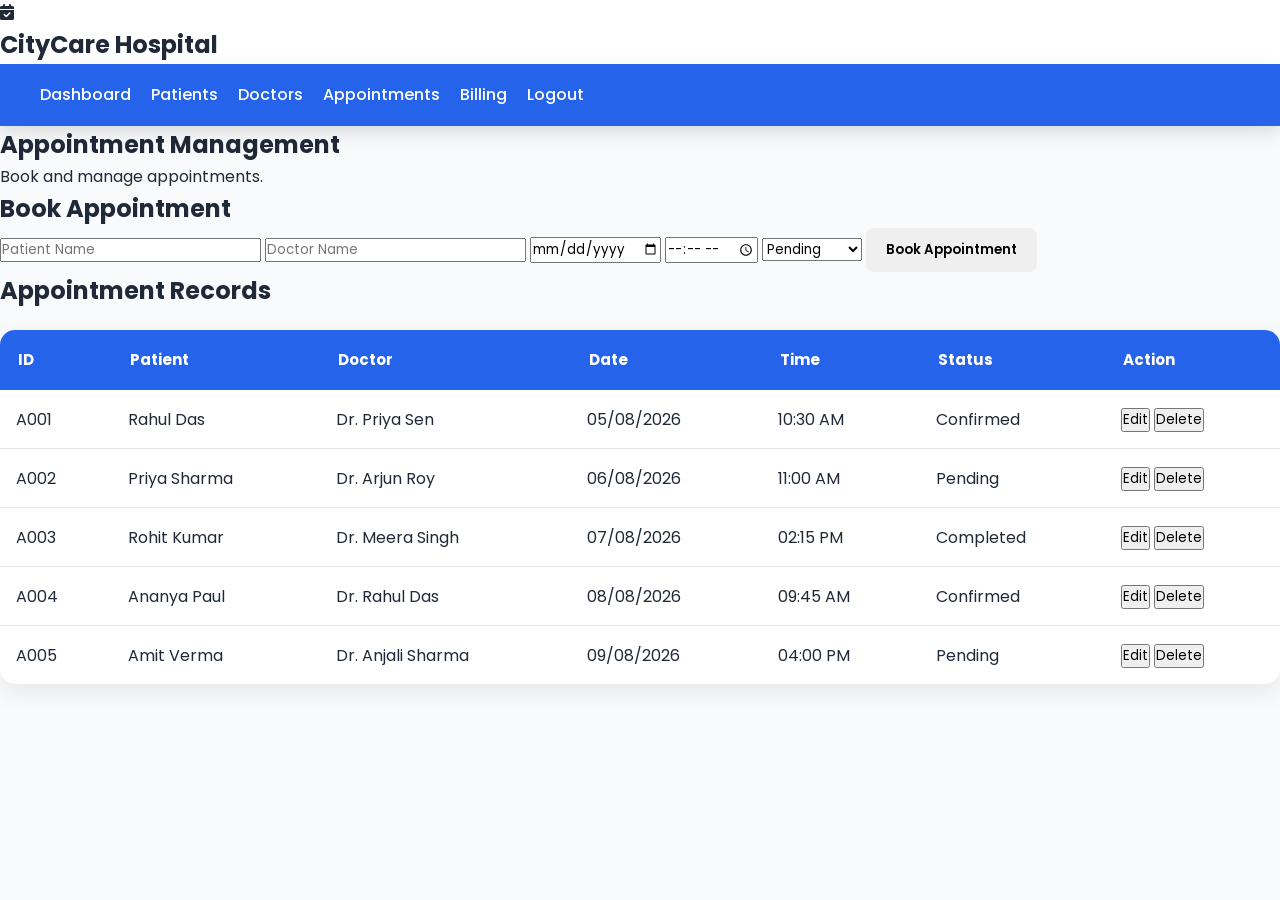
<file: appointments.html>
<!DOCTYPE html>
<html lang="en">

<head>

<meta charset="UTF-8">
<meta name="viewport" content="width=device-width, initial-scale=1.0">

<title>Appointments | CityCare Hospital</title>

<link rel="stylesheet" href="style.css">

<link href="https://fonts.googleapis.com/css2?family=Poppins:wght@300;400;500;600;700&display=swap" rel="stylesheet">

<link rel="stylesheet"
href="https://cdnjs.cloudflare.com/ajax/libs/font-awesome/6.7.2/css/all.min.css">

</head>

<body>

<header>

<div class="logo">

<i class="fa-solid fa-calendar-check"></i>

<h2>CityCare Hospital</h2>

</div>

<nav>

<ul>

<li><a href="dashboard.html">Dashboard</a></li>

<li><a href="patients.html">Patients</a></li>

<li><a href="doctors.html">Doctors</a></li>

<li><a href="appointments.html" class="active">Appointments</a></li>

<li><a href="billing.html">Billing</a></li>

<li><a href="index.html">Logout</a></li>

</ul>

</nav>

</header>

<section class="patient-page">

<h1>Appointment Management</h1>

<p>Book and manage appointments.</p>

<div class="patient-form">

<h2>Book Appointment</h2>

<form>

<input
type="text"
placeholder="Patient Name"
required>

<input
type="text"
placeholder="Doctor Name"
required>

<input
type="date"
required>

<input
type="time"
required>

<select required>

<option>Pending</option>

<option>Confirmed</option>

<option>Completed</option>

</select>

<button class="btn">

Book Appointment

</button>

</form>

</div>

<h2 class="table-title">

Appointment Records

</h2>

<table>

<thead>

<tr>

<th>ID</th>

<th>Patient</th>

<th>Doctor</th>

<th>Date</th>

<th>Time</th>

<th>Status</th>

<th>Action</th>

</tr>

</thead>

<tbody>

<tr>

<td>A001</td>

<td>Rahul Das</td>

<td>Dr. Priya Sen</td>

<td>05/08/2026</td>

<td>10:30 AM</td>

<td>Confirmed</td>

<td>

<button>Edit</button>

<button>Delete</button>

</td>

</tr>
<tr>

<td>A002</td>

<td>Priya Sharma</td>

<td>Dr. Arjun Roy</td>

<td>06/08/2026</td>

<td>11:00 AM</td>

<td>Pending</td>

<td>

<button>Edit</button>

<button>Delete</button>

</td>

</tr>

<tr>

<td>A003</td>

<td>Rohit Kumar</td>

<td>Dr. Meera Singh</td>

<td>07/08/2026</td>

<td>02:15 PM</td>

<td>Completed</td>

<td>

<button>Edit</button>

<button>Delete</button>

</td>

</tr>

<tr>

<td>A004</td>

<td>Ananya Paul</td>

<td>Dr. Rahul Das</td>

<td>08/08/2026</td>

<td>09:45 AM</td>

<td>Confirmed</td>

<td>

<button>Edit</button>

<button>Delete</button>

</td>

</tr>

<tr>

<td>A005</td>

<td>Amit Verma</td>

<td>Dr. Anjali Sharma</td>

<td>09/08/2026</td>

<td>04:00 PM</td>

<td>Pending</td>

<td>

<button>Edit</button>

<button>Delete</button>

</td>

</tr>

</tbody>

</table>

</section>

<script src="script.js"></script>

</body>

</html>
</file>
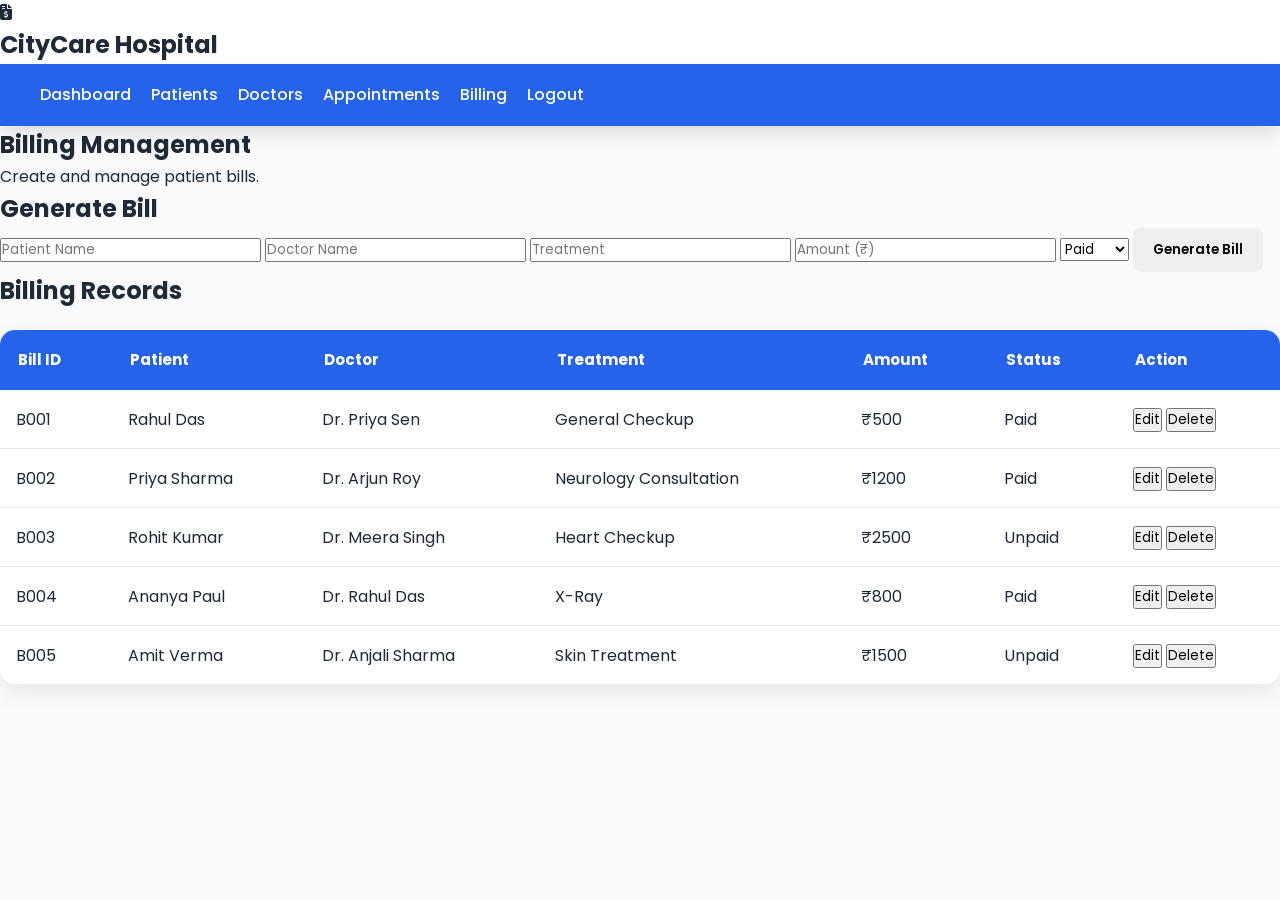
<file: billing.html>
<!DOCTYPE html>
<html lang="en">

<head>

<meta charset="UTF-8">
<meta name="viewport" content="width=device-width, initial-scale=1.0">

<title>Billing | CityCare Hospital</title>

<link rel="stylesheet" href="style.css">

<link href="https://fonts.googleapis.com/css2?family=Poppins:wght@300;400;500;600;700&display=swap" rel="stylesheet">

<link rel="stylesheet"
href="https://cdnjs.cloudflare.com/ajax/libs/font-awesome/6.7.2/css/all.min.css">

</head>

<body>

<header>

<div class="logo">

<i class="fa-solid fa-file-invoice-dollar"></i>

<h2>CityCare Hospital</h2>

</div>

<nav>

<ul>

<li><a href="dashboard.html">Dashboard</a></li>

<li><a href="patients.html">Patients</a></li>

<li><a href="doctors.html">Doctors</a></li>

<li><a href="appointments.html">Appointments</a></li>

<li><a href="billing.html" class="active">Billing</a></li>

<li><a href="index.html">Logout</a></li>

</ul>

</nav>

</header>

<section class="patient-page">

<h1>Billing Management</h1>

<p>Create and manage patient bills.</p>

<div class="patient-form">

<h2>Generate Bill</h2>

<form>

<input
type="text"
placeholder="Patient Name"
required>

<input
type="text"
placeholder="Doctor Name"
required>

<input
type="text"
placeholder="Treatment"
required>

<input
type="number"
placeholder="Amount (₹)"
required>

<select required>

<option>Paid</option>

<option>Unpaid</option>

</select>

<button class="btn">

Generate Bill

</button>

</form>

</div>

<h2 class="table-title">

Billing Records

</h2>

<table>

<thead>

<tr>

<th>Bill ID</th>

<th>Patient</th>

<th>Doctor</th>

<th>Treatment</th>

<th>Amount</th>

<th>Status</th>

<th>Action</th>

</tr>

</thead>

<tbody>

<tr>

<td>B001</td>

<td>Rahul Das</td>

<td>Dr. Priya Sen</td>

<td>General Checkup</td>

<td>₹500</td>

<td>Paid</td>

<td>

<button>Edit</button>

<button>Delete</button>

</td>

</tr>
<tr>

<td>B002</td>

<td>Priya Sharma</td>

<td>Dr. Arjun Roy</td>

<td>Neurology Consultation</td>

<td>₹1200</td>

<td>Paid</td>

<td>

<button>Edit</button>

<button>Delete</button>

</td>

</tr>

<tr>

<td>B003</td>

<td>Rohit Kumar</td>

<td>Dr. Meera Singh</td>

<td>Heart Checkup</td>

<td>₹2500</td>

<td>Unpaid</td>

<td>

<button>Edit</button>

<button>Delete</button>

</td>

</tr>

<tr>

<td>B004</td>

<td>Ananya Paul</td>

<td>Dr. Rahul Das</td>

<td>X-Ray</td>

<td>₹800</td>

<td>Paid</td>

<td>

<button>Edit</button>

<button>Delete</button>

</td>

</tr>

<tr>

<td>B005</td>

<td>Amit Verma</td>

<td>Dr. Anjali Sharma</td>

<td>Skin Treatment</td>

<td>₹1500</td>

<td>Unpaid</td>

<td>

<button>Edit</button>

<button>Delete</button>

</td>

</tr>

</tbody>

</table>

</section>

<script src="script.js"></script>

</body>

</html>
</file>
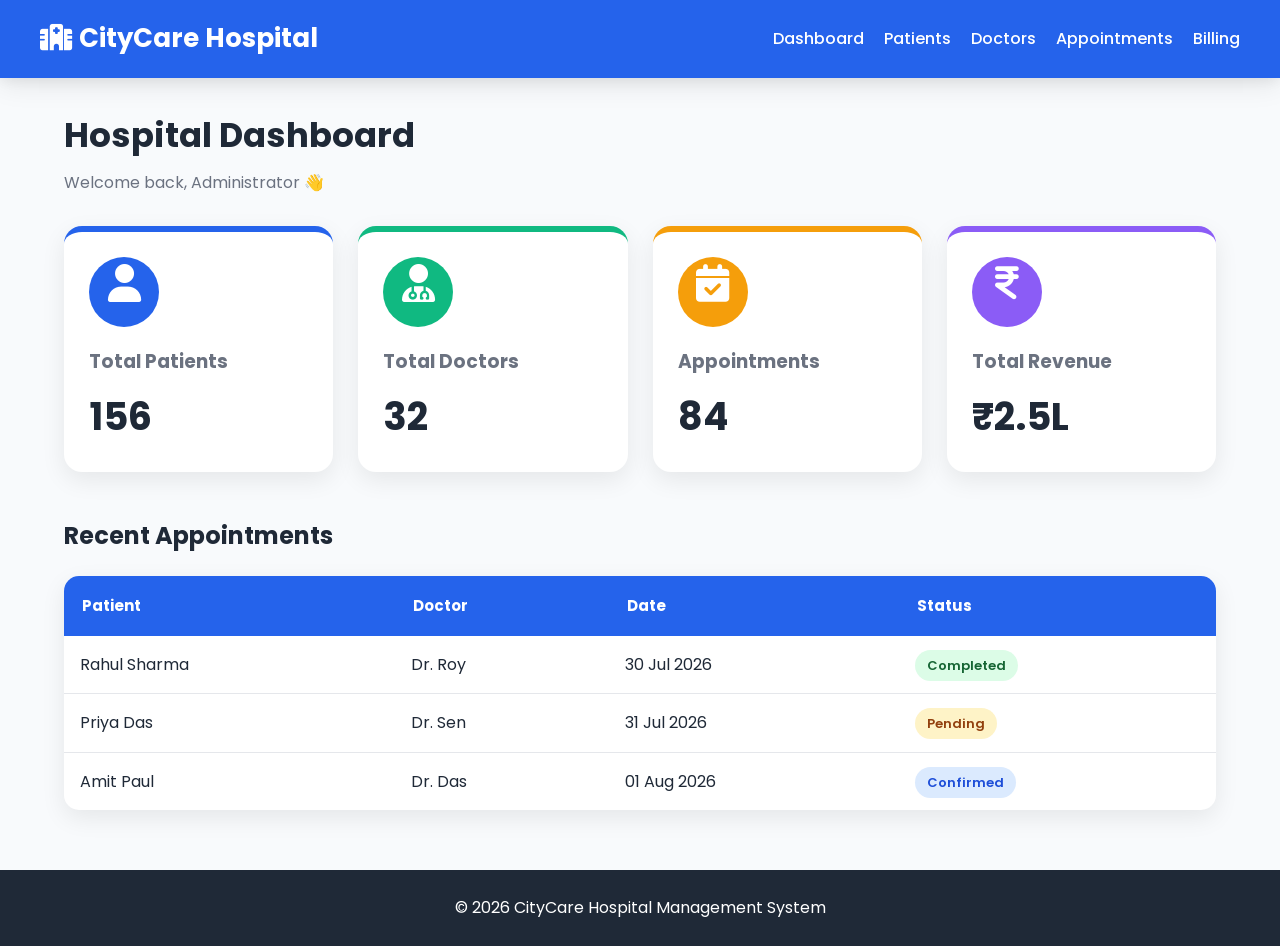
<file: dashboard.html>
<!DOCTYPE html>
<html lang="en">
<head>
    <meta charset="UTF-8">
    <meta name="viewport" content="width=device-width, initial-scale=1.0">

    <title>Dashboard | CityCare Hospital</title>

    <link rel="stylesheet" href="style.css">

    <link href="https://fonts.googleapis.com/css2?family=Poppins:wght@300;400;500;600;700&display=swap" rel="stylesheet">

    <link rel="stylesheet"
    href="https://cdnjs.cloudflare.com/ajax/libs/font-awesome/6.6.0/css/all.min.css">

</head>

<body>

<header>

<nav>

<h1>
<i class="fa-solid fa-hospital"></i>
CityCare Hospital
</h1>

<ul>

<li><a href="dashboard.html">Dashboard</a></li>
<li><a href="patients.html">Patients</a></li>
<li><a href="doctors.html">Doctors</a></li>
<li><a href="appointments.html">Appointments</a></li>
<li><a href="billing.html">Billing</a></li>

</ul>

</nav>

</header>

<div class="container">

<div class="dashboard-header">

<h2>Hospital Dashboard</h2>

<p>Welcome back, Administrator 👋</p>

</div>

<div class="stats-grid">

<div class="stat-card stat-blue">

<div class="icon-circle blue">
<i class="fa-solid fa-user"></i>
</div>

<h3>Total Patients</h3>

<h1>156</h1>

</div>

<div class="stat-card stat-green">

<div class="icon-circle green">
<i class="fa-solid fa-user-doctor"></i>
</div>

<h3>Total Doctors</h3>

<h1>32</h1>

</div>

<div class="stat-card stat-orange">

<div class="icon-circle orange">
<i class="fa-solid fa-calendar-check"></i>
</div>

<h3>Appointments</h3>

<h1>84</h1>

</div>

<div class="stat-card stat-purple">

<div class="icon-circle purple">
<i class="fa-solid fa-indian-rupee-sign"></i>
</div>

<h3>Total Revenue</h3>

<h1>₹2.5L</h1>

</div>

</div>

<h2 style="margin-top:45px;">
Recent Appointments
</h2>

<table>

<thead>

<tr>

<th>Patient</th>
<th>Doctor</th>
<th>Date</th>
<th>Status</th>

</tr>

</thead>

<tbody>

<tr>

<td>Rahul Sharma</td>
<td>Dr. Roy</td>
<td>30 Jul 2026</td>

<td>
<span class="badge badge-success">
Completed
</span>
</td>

</tr>

<tr>

<td>Priya Das</td>
<td>Dr. Sen</td>
<td>31 Jul 2026</td>

<td>
<span class="badge badge-warning">
Pending
</span>
</td>

</tr>

<tr>

<td>Amit Paul</td>
<td>Dr. Das</td>
<td>01 Aug 2026</td>

<td>
<span class="badge badge-primary">
Confirmed
</span>
</td>

</tr>

</tbody>

</table>

</div>

<footer>

<p>
© 2026 CityCare Hospital Management System
</p>

</footer>

</body>

</html>
</file>
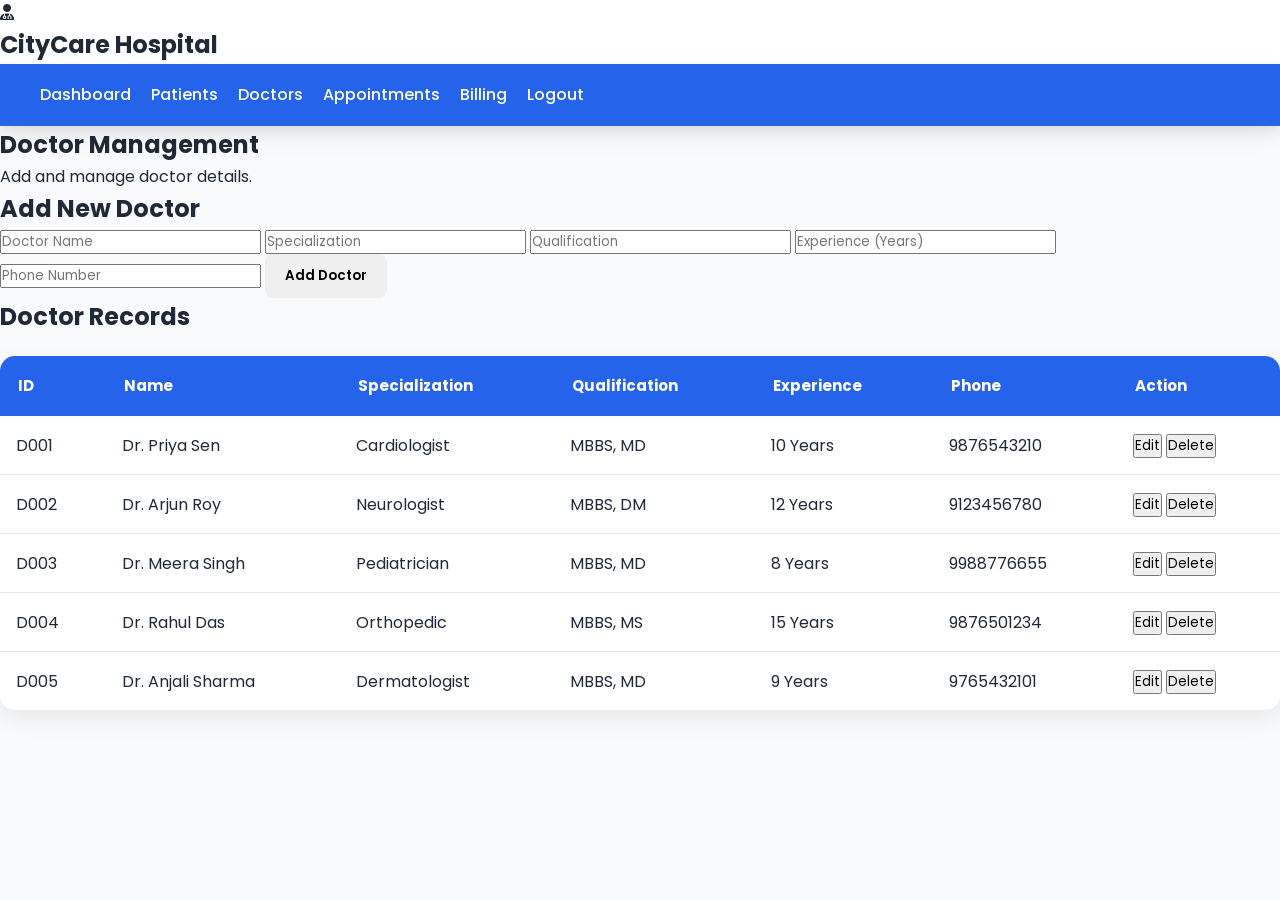
<file: doctors.html>
<!DOCTYPE html>
<html lang="en">

<head>

<meta charset="UTF-8">
<meta name="viewport" content="width=device-width, initial-scale=1.0">

<title>Doctors | CityCare Hospital</title>

<link rel="stylesheet" href="style.css">

<link href="https://fonts.googleapis.com/css2?family=Poppins:wght@300;400;500;600;700&display=swap" rel="stylesheet">

<link rel="stylesheet"
href="https://cdnjs.cloudflare.com/ajax/libs/font-awesome/6.7.2/css/all.min.css">

</head>

<body>

<header>

<div class="logo">

<i class="fa-solid fa-user-doctor"></i>

<h2>CityCare Hospital</h2>

</div>

<nav>

<ul>

<li><a href="dashboard.html">Dashboard</a></li>

<li><a href="patients.html">Patients</a></li>

<li><a href="doctors.html" class="active">Doctors</a></li>

<li><a href="appointments.html">Appointments</a></li>

<li><a href="billing.html">Billing</a></li>

<li><a href="index.html">Logout</a></li>

</ul>

</nav>

</header>

<section class="patient-page">

<h1>Doctor Management</h1>

<p>Add and manage doctor details.</p>

<div class="patient-form">

<h2>Add New Doctor</h2>

<form>

<input
type="text"
placeholder="Doctor Name"
required>

<input
type="text"
placeholder="Specialization"
required>

<input
type="text"
placeholder="Qualification"
required>

<input
type="number"
placeholder="Experience (Years)"
required>

<input
type="tel"
placeholder="Phone Number"
required>

<button class="btn">

Add Doctor

</button>

</form>

</div>

<h2 class="table-title">

Doctor Records

</h2>

<table>

<thead>

<tr>

<th>ID</th>

<th>Name</th>

<th>Specialization</th>

<th>Qualification</th>

<th>Experience</th>

<th>Phone</th>

<th>Action</th>

</tr>

</thead>

<tbody>

<tr>

<td>D001</td>

<td>Dr. Priya Sen</td>

<td>Cardiologist</td>

<td>MBBS, MD</td>

<td>10 Years</td>

<td>9876543210</td>

<td>

<button>Edit</button>

<button>Delete</button>

</td>

</tr>
<tr>

<td>D002</td>

<td>Dr. Arjun Roy</td>

<td>Neurologist</td>

<td>MBBS, DM</td>

<td>12 Years</td>

<td>9123456780</td>

<td>

<button>Edit</button>

<button>Delete</button>

</td>

</tr>

<tr>

<td>D003</td>

<td>Dr. Meera Singh</td>

<td>Pediatrician</td>

<td>MBBS, MD</td>

<td>8 Years</td>

<td>9988776655</td>

<td>

<button>Edit</button>

<button>Delete</button>

</td>

</tr>

<tr>

<td>D004</td>

<td>Dr. Rahul Das</td>

<td>Orthopedic</td>

<td>MBBS, MS</td>

<td>15 Years</td>

<td>9876501234</td>

<td>

<button>Edit</button>

<button>Delete</button>

</td>

</tr>

<tr>

<td>D005</td>

<td>Dr. Anjali Sharma</td>

<td>Dermatologist</td>

<td>MBBS, MD</td>

<td>9 Years</td>

<td>9765432101</td>

<td>

<button>Edit</button>

<button>Delete</button>

</td>

</tr>

</tbody>

</table>

</section>

<script src="script.js"></script>

</body>

</html>
</file>
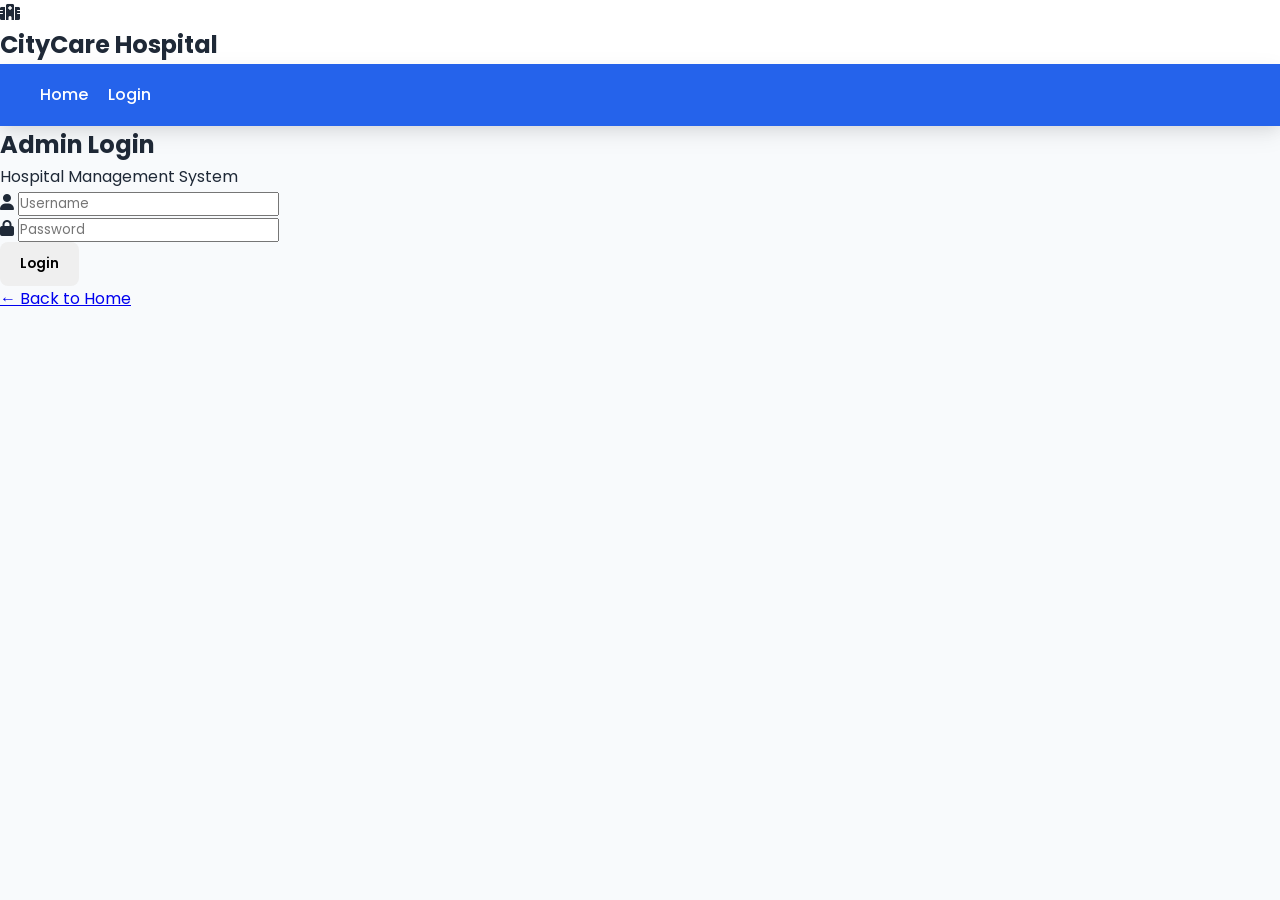
<file: login.html>
<!DOCTYPE html>
<html lang="en">

<head>

<meta charset="UTF-8">

<meta name="viewport" content="width=device-width, initial-scale=1.0">

<title>Login | CityCare Hospital</title>

<link rel="stylesheet" href="style.css">

<link href="https://fonts.googleapis.com/css2?family=Poppins:wght@300;400;500;600;700&display=swap" rel="stylesheet">

<link rel="stylesheet"
href="https://cdnjs.cloudflare.com/ajax/libs/font-awesome/6.7.2/css/all.min.css">

</head>

<body>

<header>

<div class="logo">

<i class="fa-solid fa-hospital"></i>

<h2>CityCare Hospital</h2>

</div>

<nav>

<ul>

<li><a href="index.html">Home</a></li>

<li><a href="login.html" class="active">Login</a></li>

</ul>

</nav>

</header>

<section class="login-page">

<div class="login-box">

<h2>Admin Login</h2>

<p>Hospital Management System</p>

<form action="dashboard.html">

<div class="input-box">

<i class="fa-solid fa-user"></i>

<input
type="text"
placeholder="Username"
required>

</div>

<div class="input-box">

<i class="fa-solid fa-lock"></i>

<input
type="password"
id="password"
placeholder="Password"
required>

</div>

<button type="submit" class="btn login-btn2">

Login

</button>

</form>

<p class="back-home">

<a href="index.html">

← Back to Home

</a>

</p>

</div>

</section>

<script src="script.js"></script>

</body>

</html>
</file>
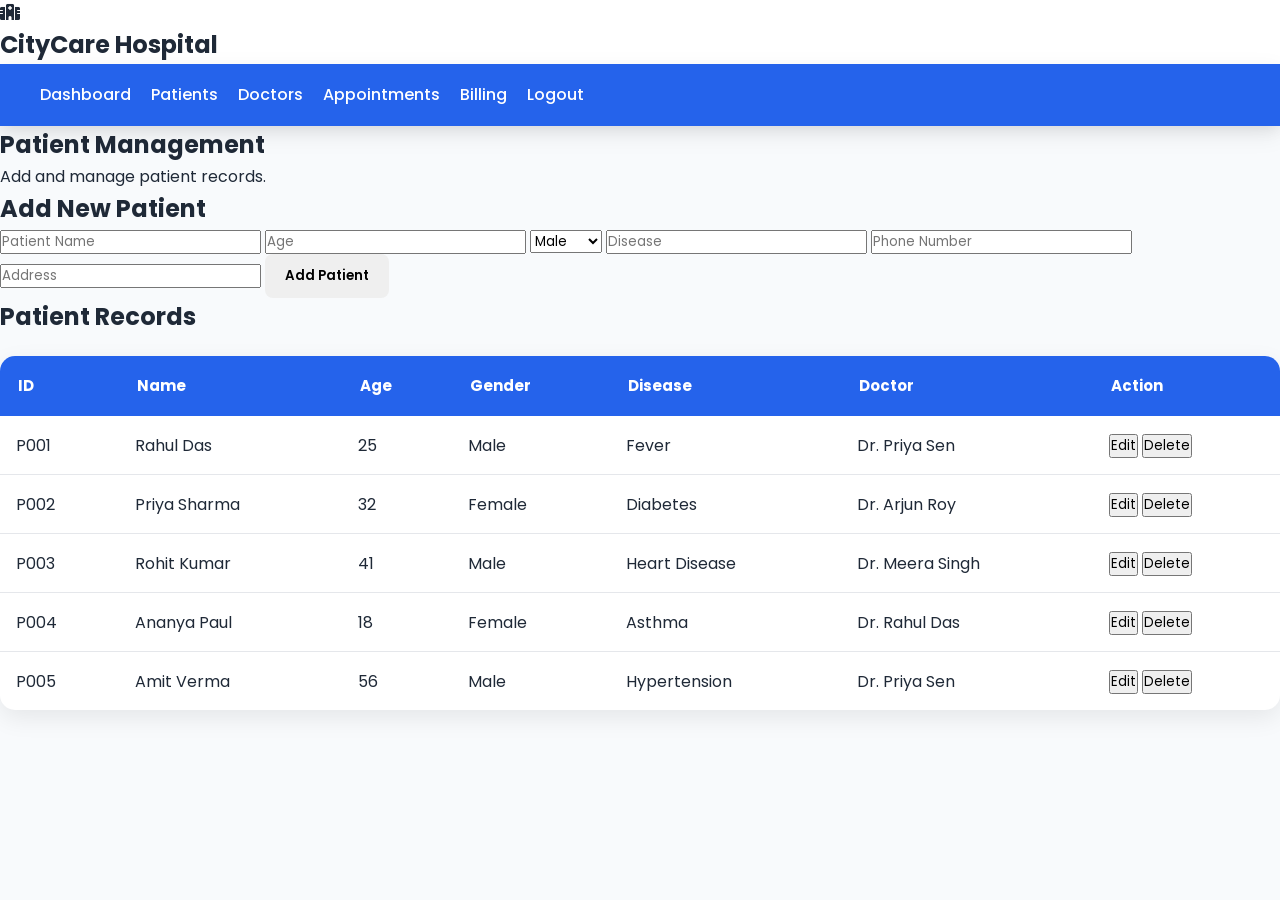
<file: patients.html>
<!DOCTYPE html>
<html lang="en">

<head>

<meta charset="UTF-8">
<meta name="viewport" content="width=device-width, initial-scale=1.0">

<title>Patients | CityCare Hospital</title>

<link rel="stylesheet" href="style.css">

<link href="https://fonts.googleapis.com/css2?family=Poppins:wght@300;400;500;600;700&display=swap" rel="stylesheet">

<link rel="stylesheet"
href="https://cdnjs.cloudflare.com/ajax/libs/font-awesome/6.7.2/css/all.min.css">

</head>

<body>

<header>

<div class="logo">

<i class="fa-solid fa-hospital"></i>

<h2>CityCare Hospital</h2>

</div>

<nav>

<ul>

<li><a href="dashboard.html">Dashboard</a></li>

<li><a href="patients.html" class="active">Patients</a></li>

<li><a href="doctors.html">Doctors</a></li>

<li><a href="appointments.html">Appointments</a></li>

<li><a href="billing.html">Billing</a></li>

<li><a href="index.html">Logout</a></li>

</ul>

</nav>

</header>

<section class="patient-page">

<h1>Patient Management</h1>

<p>Add and manage patient records.</p>

<div class="patient-form">

<h2>Add New Patient</h2>

<form id="patientForm">

    <input id="patientName" type="text" placeholder="Patient Name" required>

    <input id="patientAge" type="number" placeholder="Age" required>

    <select id="patientGender" required>
        <option value="Male">Male</option>
        <option value="Female">Female</option>
        <option value="Other">Other</option>
    </select>

    <input id="patientDisease" type="text" placeholder="Disease" required>

    <input id="patientPhone" type="text" placeholder="Phone Number" required>

<input id="patientAddress" type="text" placeholder="Address" required>

    <button type="submit" class="btn">
        Add Patient
    </button>

</form>

</div>

<h2 class="table-title">

Patient Records

</h2>

<table>

<thead>

<tr>

<th>ID</th>

<th>Name</th>

<th>Age</th>

<th>Gender</th>

<th>Disease</th>

<th>Doctor</th>

<th>Action</th>

</tr>

</thead>

<tbody>

<tr>

<td>P001</td>

<td>Rahul Das</td>

<td>25</td>

<td>Male</td>

<td>Fever</td>

<td>Dr. Priya Sen</td>

<td>

<button>Edit</button>

<button>Delete</button>

</td>

</tr>
<tr>

<td>P002</td>

<td>Priya Sharma</td>

<td>32</td>

<td>Female</td>

<td>Diabetes</td>

<td>Dr. Arjun Roy</td>

<td>

<button>Edit</button>

<button>Delete</button>

</td>

</tr>

<tr>

<td>P003</td>

<td>Rohit Kumar</td>

<td>41</td>

<td>Male</td>

<td>Heart Disease</td>

<td>Dr. Meera Singh</td>

<td>

<button>Edit</button>

<button>Delete</button>

</td>

</tr>

<tr>

<td>P004</td>

<td>Ananya Paul</td>

<td>18</td>

<td>Female</td>

<td>Asthma</td>

<td>Dr. Rahul Das</td>

<td>

<button>Edit</button>

<button>Delete</button>

</td>

</tr>

<tr>

<td>P005</td>

<td>Amit Verma</td>

<td>56</td>

<td>Male</td>

<td>Hypertension</td>

<td>Dr. Priya Sen</td>

<td>

<button>Edit</button>

<button>Delete</button>

</td>

</tr>

</tbody>

</table>

</section>

<script src="script.js"></script>

</body>

</html>
</file>
<file: style.css>
/* ==========================================
   CITYCARE HOSPITAL MANAGEMENT SYSTEM
   Modern Theme
========================================== */

@import url('https://fonts.googleapis.com/css2?family=Poppins:wght@300;400;500;600;700&display=swap');

:root{
    --primary:#2563EB;
    --success:#10B981;
    --warning:#F59E0B;
    --danger:#EF4444;
    --purple:#8B5CF6;
    --dark:#1F2937;
    --gray:#6B7280;
    --light:#F8FAFC;
    --white:#FFFFFF;
    --border:#E5E7EB;
    --shadow:0 8px 25px rgba(0,0,0,0.08);
    --radius:15px;
}

*{
    margin:0;
    padding:0;
    box-sizing:border-box;
    font-family:'Poppins',sans-serif;
}

body{
    background:var(--light);
    color:var(--dark);
    line-height:1.6;
}

/* ===========================
   Navigation
=========================== */

nav{
    background:var(--primary);
    color:white;
    padding:18px 40px;
    display:flex;
    justify-content:space-between;
    align-items:center;
    box-shadow:var(--shadow);
}

nav h1{
    font-size:26px;
    font-weight:700;
}

nav ul{
    display:flex;
    list-style:none;
    gap:20px;
}

nav ul li a{
    color:white;
    text-decoration:none;
    font-weight:500;
    transition:.3s;
}

nav ul li a:hover{
    color:#dbeafe;
}

/* ===========================
   Container
=========================== */

.container{
    width:90%;
    max-width:1200px;
    margin:30px auto;
}

/* ===========================
   Dashboard Cards
=========================== */

.cards{
    display:grid;
    grid-template-columns:repeat(auto-fit,minmax(220px,1fr));
    gap:25px;
    margin-top:30px;
}

.card{
    background:white;
    border-radius:15px;
    padding:25px;
    box-shadow:var(--shadow);
    transition:.3s;
}

.card:hover{
    transform:translateY(-6px);
}

.card h3{
    margin-bottom:10px;
    color:var(--gray);
}

.card p{
    font-size:32px;
    font-weight:bold;
}

.card.blue{
    border-left:6px solid var(--primary);
}

.card.green{
    border-left:6px solid var(--success);
}

.card.orange{
    border-left:6px solid var(--warning);
}

.card.purple{
    border-left:6px solid var(--purple);
}

/* ===========================
   Buttons
=========================== */

.btn{
    display:inline-block;
    padding:12px 20px;
    border:none;
    border-radius:8px;
    cursor:pointer;
    text-decoration:none;
    font-weight:600;
    transition:.3s;
}

.btn-primary{
    background:var(--primary);
    color:white;
}

.btn-success{
    background:var(--success);
    color:white;
}

.btn-warning{
    background:var(--warning);
    color:white;
}

.btn-danger{
    background:var(--danger);
    color:white;
}

.btn:hover{
    transform:translateY(-2px);
    opacity:.9;
}
/* ===========================
   Section Title
=========================== */

.section-title{
    font-size:28px;
    font-weight:700;
    color:var(--dark);
    margin-bottom:25px;
}

.section-subtitle{
    color:var(--gray);
    margin-bottom:20px;
}

/* ===========================
   Form Container
=========================== */

.form-container{
    background:var(--white);
    padding:30px;
    border-radius:var(--radius);
    box-shadow:var(--shadow);
    margin-top:30px;
}

.form-group{
    margin-bottom:20px;
}

.form-group label{
    display:block;
    margin-bottom:8px;
    font-weight:600;
    color:var(--dark);
}

.form-group input,
.form-group select,
.form-group textarea{
    width:100%;
    padding:14px;
    border:1px solid var(--border);
    border-radius:10px;
    font-size:15px;
    transition:.3s;
    outline:none;
}

.form-group input:focus,
.form-group select:focus,
.form-group textarea:focus{
    border-color:var(--primary);
    box-shadow:0 0 0 3px rgba(37,99,235,.15);
}

textarea{
    resize:vertical;
}

/* ===========================
   Grid Layout
=========================== */

.form-row{
    display:grid;
    grid-template-columns:repeat(auto-fit,minmax(250px,1fr));
    gap:20px;
}

/* ===========================
   Search Box
=========================== */

.search-box{
    width:100%;
    max-width:350px;
    margin-bottom:25px;
}

.search-box input{
    width:100%;
    padding:14px 18px;
    border:1px solid var(--border);
    border-radius:30px;
    outline:none;
    transition:.3s;
}

.search-box input:focus{
    border-color:var(--primary);
    box-shadow:0 0 0 3px rgba(37,99,235,.15);
}

/* ===========================
   Tables
=========================== */

table{
    width:100%;
    border-collapse:collapse;
    margin-top:20px;
    background:var(--white);
    border-radius:15px;
    overflow:hidden;
    box-shadow:var(--shadow);
}

table thead{
    background:var(--primary);
    color:white;
}

table th{
    padding:18px;
    text-align:left;
    font-size:15px;
}

table td{
    padding:16px;
    border-bottom:1px solid var(--border);
}

table tbody tr{
    transition:.3s;
}

table tbody tr:hover{
    background:#EFF6FF;
}

table tbody tr:last-child td{
    border-bottom:none;
}

/* ===========================
   Status Badges
=========================== */

.badge{
    padding:6px 12px;
    border-radius:20px;
    font-size:13px;
    font-weight:600;
}

.badge-success{
    background:#DCFCE7;
    color:#166534;
}

.badge-warning{
    background:#FEF3C7;
    color:#92400E;
}

.badge-danger{
    background:#FEE2E2;
    color:#991B1B;
}

.badge-primary{
    background:#DBEAFE;
    color:#1D4ED8;
}

/* ===========================
   Action Buttons
=========================== */

.action-buttons{
    display:flex;
    gap:10px;
}

.action-buttons .btn{
    padding:8px 14px;
    font-size:14px;
}

/* ===========================
   Alerts
=========================== */

.alert{
    padding:15px 20px;
    border-radius:10px;
    margin-bottom:20px;
    font-weight:500;
}

.alert-success{
    background:#DCFCE7;
    color:#166534;
}

.alert-danger{
    background:#FEE2E2;
    color:#991B1B;
}

.alert-warning{
    background:#FEF3C7;
    color:#92400E;
}
/* ==========================================
   LOGIN PAGE
========================================== */

.login-container{
    width:100%;
    min-height:100vh;
    display:flex;
    justify-content:center;
    align-items:center;
    background:linear-gradient(135deg,#2563EB,#1D4ED8);
    padding:20px;
}

.login-card{
    width:100%;
    max-width:430px;
    background:#fff;
    padding:40px;
    border-radius:20px;
    box-shadow:0 20px 50px rgba(0,0,0,.15);
    animation:fadeIn .8s ease;
}

.login-logo{
    text-align:center;
    margin-bottom:30px;
}

.login-logo i{
    font-size:60px;
    color:#2563EB;
}

.login-logo h1{
    margin-top:10px;
    color:#1F2937;
}

.login-card .btn{
    width:100%;
}

/* ==========================================
   DASHBOARD
========================================== */

.dashboard-header{
    margin-bottom:30px;
}

.dashboard-header h2{
    font-size:34px;
    color:#1F2937;
}

.dashboard-header p{
    color:#6B7280;
    margin-top:8px;
}

.stats-grid{
    display:grid;
    grid-template-columns:repeat(auto-fit,minmax(240px,1fr));
    gap:25px;
}

.stat-card{
    background:#fff;
    padding:25px;
    border-radius:18px;
    box-shadow:0 8px 25px rgba(0,0,0,.08);
    transition:.3s;
}

.stat-card:hover{
    transform:translateY(-8px);
}

.stat-card i{
    font-size:38px;
    margin-bottom:18px;
}

.stat-card h3{
    color:#6B7280;
    margin-bottom:10px;
}

.stat-card h1{
    font-size:38px;
}

.stat-blue{
    border-top:6px solid #2563EB;
}

.stat-green{
    border-top:6px solid #10B981;
}

.stat-orange{
    border-top:6px solid #F59E0B;
}

.stat-purple{
    border-top:6px solid #8B5CF6;
}

/* ==========================================
   ICON CIRCLE
========================================== */

.icon-circle{
    width:70px;
    height:70px;
    border-radius:50%;
    display:flex;
    justify-content:center;
    align-items:center;
    font-size:28px;
    color:white;
    margin-bottom:20px;
}

.blue{
    background:#2563EB;
}

.green{
    background:#10B981;
}

.orange{
    background:#F59E0B;
}

.purple{
    background:#8B5CF6;
}

/* ==========================================
   FOOTER
========================================== */

footer{
    margin-top:60px;
    background:#1F2937;
    color:white;
    text-align:center;
    padding:25px;
}

/* ==========================================
   ANIMATIONS
========================================== */

@keyframes fadeIn{

    from{
        opacity:0;
        transform:translateY(30px);
    }

    to{
        opacity:1;
        transform:translateY(0);
    }

}

.card,
.stat-card,
.form-container,
table{
    animation:fadeIn .5s ease;
}

/* ==========================================
   RESPONSIVE
========================================== */

@media(max-width:768px){

nav{

    flex-direction:column;
    gap:20px;

}

nav ul{

    flex-wrap:wrap;
    justify-content:center;

}

.dashboard-header h2{

    font-size:28px;

}

.stats-grid{

    grid-template-columns:1fr;

}

.cards{

    grid-template-columns:1fr;

}

.form-row{

    grid-template-columns:1fr;

}

table{

    display:block;
    overflow-x:auto;

}

.login-card{

    padding:30px;

}

}
/* ==========================================
   PAGE HEADER
========================================== */

.page-header{
    display:flex;
    justify-content:space-between;
    align-items:center;
    margin-bottom:30px;
    flex-wrap:wrap;
    gap:15px;
}

.page-header h1{
    font-size:32px;
    color:var(--dark);
    font-weight:700;
}

.page-header p{
    color:var(--gray);
}

/* ==========================================
   STICKY NAVBAR
========================================== */

header{
    position:sticky;
    top:0;
    z-index:1000;
    background:var(--white);
    box-shadow:0 2px 15px rgba(0,0,0,.08);
}

/* ==========================================
   GLASS CARDS
========================================== */

.glass-card{
    background:rgba(255,255,255,.85);
    backdrop-filter:blur(10px);
    border-radius:20px;
    padding:25px;
    box-shadow:var(--shadow);
}

/* ==========================================
   DASHBOARD SUMMARY
========================================== */

.summary-grid{
    display:grid;
    grid-template-columns:repeat(auto-fit,minmax(280px,1fr));
    gap:25px;
    margin-top:30px;
}

.summary-card{
    background:linear-gradient(135deg,#2563EB,#3B82F6);
    color:white;
    padding:30px;
    border-radius:18px;
    transition:.3s;
}

.summary-card.green{
    background:linear-gradient(135deg,#10B981,#34D399);
}

.summary-card.orange{
    background:linear-gradient(135deg,#F59E0B,#FBBF24);
}

.summary-card.purple{
    background:linear-gradient(135deg,#8B5CF6,#A78BFA);
}

.summary-card:hover{
    transform:translateY(-8px);
}

.summary-card h2{
    font-size:38px;
    margin-top:10px;
}

.summary-card p{
    opacity:.9;
}

/* ==========================================
   TABLE ACTION BUTTONS
========================================== */

.btn-edit{
    background:#F59E0B;
    color:white;
}

.btn-delete{
    background:#EF4444;
    color:white;
}

.btn-view{
    background:#2563EB;
    color:white;
}

.btn-edit:hover,
.btn-delete:hover,
.btn-view:hover{
    opacity:.9;
}

/* ==========================================
   SCROLL TO TOP BUTTON
========================================== */

#topBtn{
    position:fixed;
    right:25px;
    bottom:25px;
    width:55px;
    height:55px;
    border:none;
    border-radius:50%;
    background:#2563EB;
    color:white;
    font-size:20px;
    cursor:pointer;
    box-shadow:0 8px 20px rgba(0,0,0,.2);
    transition:.3s;
}

#topBtn:hover{
    transform:translateY(-5px);
}

/* ==========================================
   CUSTOM SCROLLBAR
========================================== */

::-webkit-scrollbar{
    width:10px;
}

::-webkit-scrollbar-track{
    background:#E5E7EB;
}

::-webkit-scrollbar-thumb{
    background:#2563EB;
    border-radius:20px;
}

::-webkit-scrollbar-thumb:hover{
    background:#1D4ED8;
}

/* ==========================================
   HOVER EFFECTS
========================================== */

.card:hover,
.summary-card:hover,
.stat-card:hover,
.form-container:hover{
    box-shadow:0 18px 35px rgba(0,0,0,.15);
}

/* ==========================================
   FADE ANIMATION
========================================== */

.fade-up{
    animation:fadeIn .7s ease;
}
</file>
